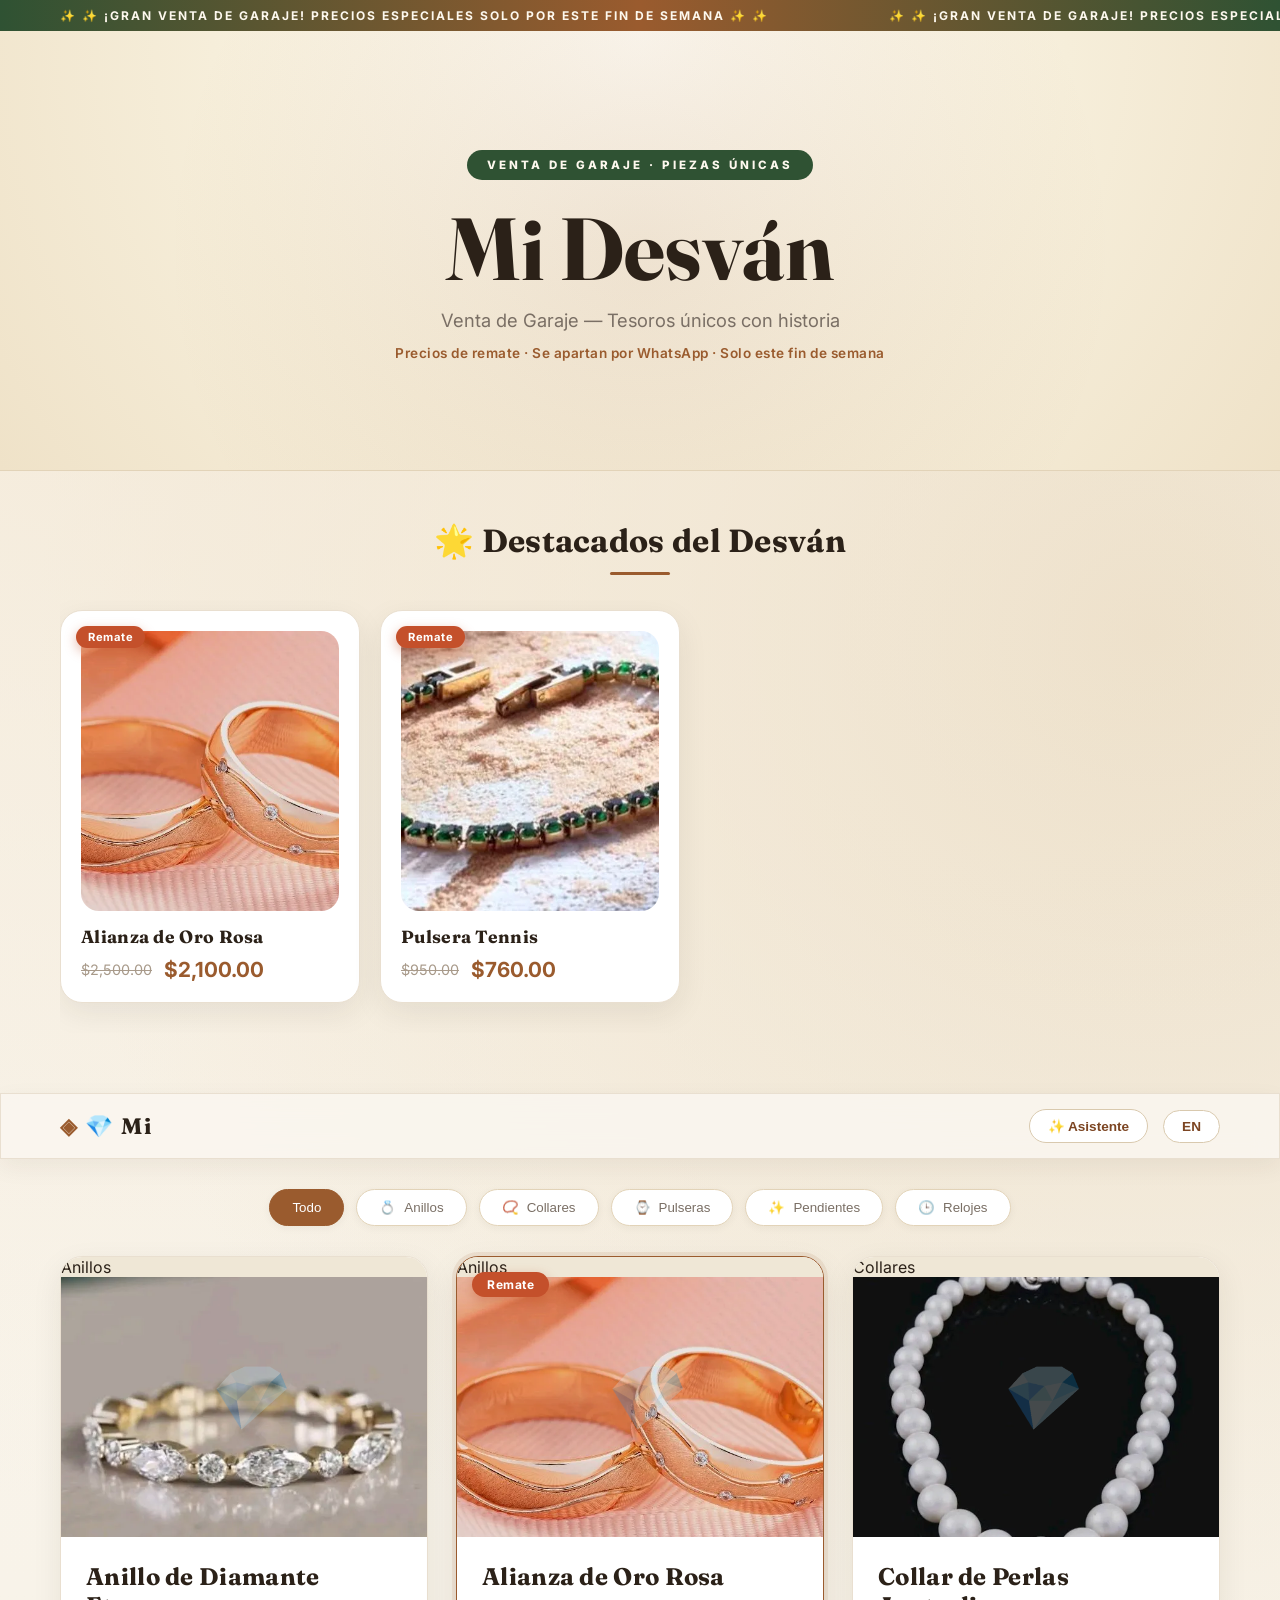
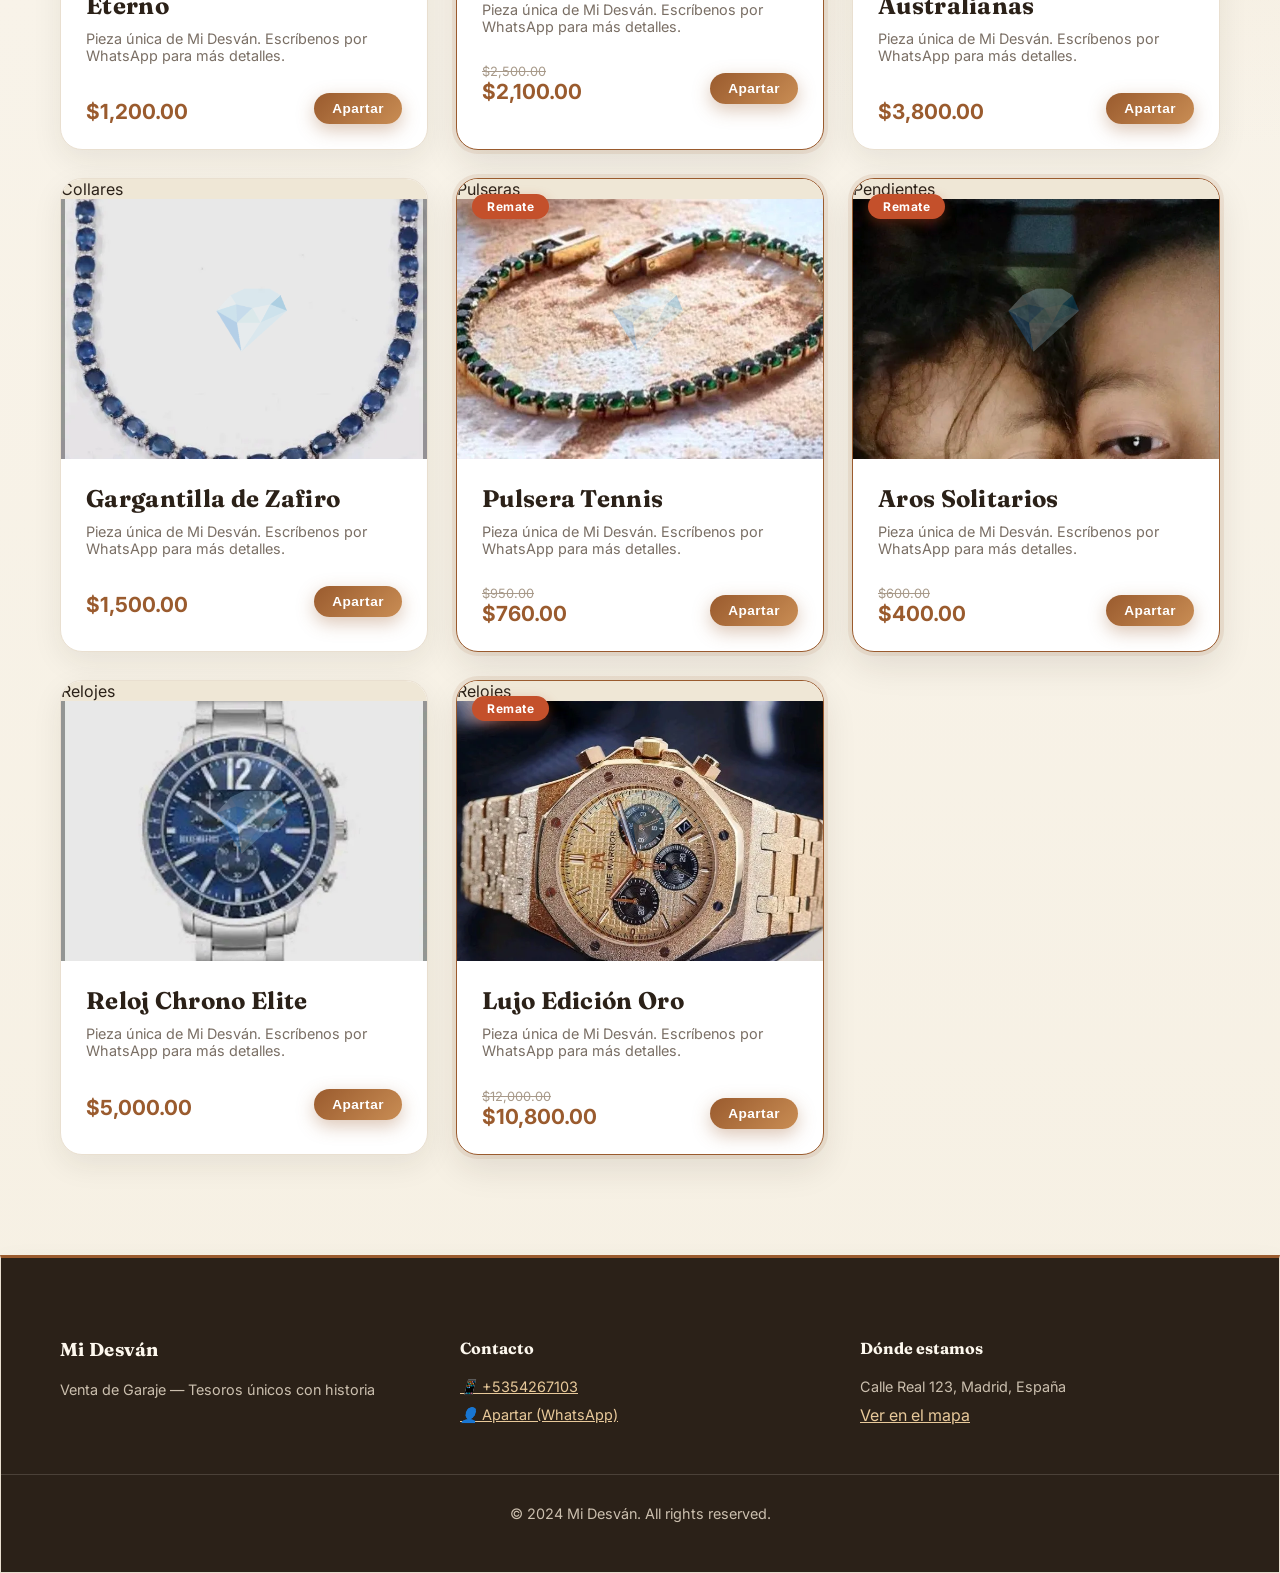
<file: index.html>
<!doctype html>
<html lang="es" data-beasties-container>
<head>
  <meta charset="utf-8">
  <title>Mi Desván — Venta de Garaje</title>
  <base href="/">
  <meta name="viewport" content="width=device-width, initial-scale=1">
  <meta name="description" content="Mi Desván — Venta de garaje. Tesoros únicos con historia a precios de remate. Aparta por WhatsApp.">
  <meta name="theme-color" content="#faf6ef">
  <link rel="icon" type="image/x-icon" href="favicon.ico">
  <link rel="preconnect" href="https://fonts.googleapis.com">
  <link rel="preconnect" href="https://fonts.gstatic.com" crossorigin>
  <link href="https://fonts.googleapis.com/css2?family=Fraunces:opsz,wght@9..144,500;9..144,600;9..144,700&family=Inter:wght@400;500;600;700;800&display=swap" rel="stylesheet">
  <!-- Removed remote font loading to prevent build-time font inlining errors -->
 <style>:root{--primary-color:#9a5b2e;--primary-hover:#7c4522;--bg-color:#faf6ef;--card-bg:#ffffff;--text-main:#2b2118;--text-muted:#7a6f65;--accent-color:#2f5233;--font-family:"Fraunces", Georgia, serif;--font-standard:"Inter", system-ui, sans-serif;--border-radius:14px;--spacing-sm:10px;--spacing-md:20px;--spacing-lg:40px;--transition:.3s ease}body{margin:0;padding:0;background-color:var(--bg-color);background-image:radial-gradient(circle at 15% 0%,#f3e8d5 0%,transparent 45%),linear-gradient(#faf6ef,#f6f0e3);color:var(--text-main);font-family:var(--font-standard);-webkit-font-smoothing:antialiased;min-height:100vh}</style><link rel="stylesheet" href="styles-KDF3WVQ4.css" media="print" onload="this.media='all'"><noscript><link rel="stylesheet" href="styles-KDF3WVQ4.css"></noscript>
  <link rel="stylesheet" href="desvan-theme.css"></head>
<body>
  <app-root></app-root>
<script src="polyfills-DOYHMSTV.js" type="module"></script><script src="main-UTCTZ3PX.js" type="module"></script></body>
</html>
</file>
<file: styles-KDF3WVQ4.css>
:root{--primary-color: #d4af37;--primary-hover: #b8860b;--bg-color: #0c0c0c;--card-bg: #1a1a1a;--text-main: #ffffff;--text-muted: #a0a0a0;--accent-color: #ffffff;--font-family: "Playfair Display", Georgia, serif;--font-standard: "Montserrat", system-ui, sans-serif;--border-radius: 8px;--spacing-sm: 10px;--spacing-md: 20px;--spacing-lg: 40px;--transition: .3s ease}body{margin:0;padding:0;background-color:var(--bg-color);background-image:radial-gradient(circle at 50% 50%,#1a1a1a,#0c0c0c);color:var(--text-main);font-family:var(--font-standard);-webkit-font-smoothing:antialiased;min-height:100vh}h1,h2,h3,.premium-title{font-family:var(--font-family);letter-spacing:1px}.gold-text{color:var(--primary-color)}.glass-effect{background:#1a1a1acc;-webkit-backdrop-filter:blur(10px);backdrop-filter:blur(10px);border:1px solid rgba(212,175,55,.1)}.premium-button{background:linear-gradient(135deg,#d4af37,#f9e29c,#b8860b);color:#000;border:none;padding:12px 24px;border-radius:var(--border-radius);font-weight:600;cursor:pointer;transition:var(--transition);text-transform:uppercase;letter-spacing:1.5px;box-shadow:0 4px 15px #0000004d}.premium-button:hover{filter:brightness(1.1);transform:translateY(-2px);box-shadow:0 8px 25px #d4af3766}
</file>
<file: desvan-theme.css>
/* ============================================================
   MI DESVÁN — Venta de Garaje
   Tema elegante y profesional / productos protagonistas
   Sobrescribe el tema oscuro original (Luxe) sin recompilar.
   Todo lleva !important para vencer al CSS encapsulado Angular.
   ============================================================ */

:root,
body,
app-root {
  --primary: #9a5b2e !important;
  --primary-rgb: 154, 91, 46 !important;
  --primary-color: #9a5b2e !important;
  --primary-hover: #7c4522 !important;
  --bg-dark: #faf6ef !important;
  --bg-color: #faf6ef !important;
  --card-bg: #ffffff !important;
  --text-main: #2b2118 !important;
  --text-muted: #7a6f65 !important;
  --accent-color: #2f5233 !important;
  --font-display: "Fraunces", Georgia, "Times New Roman", serif !important;
  --font-main: "Inter", system-ui, -apple-system, sans-serif !important;
}

/* ---------- Base ---------- */
body {
  background-color: #faf6ef !important;
  background-image:
    radial-gradient(circle at 15% 0%, #f3e8d5 0%, transparent 45%),
    radial-gradient(circle at 90% 20%, #ecdfc8 0%, transparent 40%),
    linear-gradient(#faf6ef, #f6f0e3) !important;
  color: #2b2118 !important;
  font-family: "Inter", system-ui, sans-serif !important;
}

h1, h2, h3, .premium-title, .section-title {
  font-family: "Fraunces", Georgia, serif !important;
  letter-spacing: 0.3px !important;
}

.gold-text {
  color: #9a5b2e !important;
  text-shadow: none !important;
}

.glass-effect {
  background: rgba(255, 255, 255, 0.85) !important;
  backdrop-filter: blur(12px) !important;
  -webkit-backdrop-filter: blur(12px) !important;
  border: 1px solid #e9dfd0 !important;
  box-shadow: 0 8px 24px rgba(43, 33, 24, 0.06) !important;
}

/* ---------- Cinta superior ---------- */
.announcement-marquee {
  background: linear-gradient(90deg, #2f5233, #9a5b2e, #2f5233) !important;
  color: #fdf8ee !important;
  font-weight: 700 !important;
  letter-spacing: 2px !important;
}
.announcement-marquee .marquee-content span {
  color: #fdf8ee !important;
  text-shadow: none !important;
}

/* ---------- Header ---------- */
.main-header {
  background: rgba(250, 246, 239, 0.9) !important;
  backdrop-filter: blur(12px) !important;
  -webkit-backdrop-filter: blur(12px) !important;
  border-bottom: 1px solid #e9dfd0 !important;
}
.main-header .header-content .mini-logo {
  color: #2b2118 !important;
  letter-spacing: 1.5px !important;
}
.main-header .header-content .mini-logo::before {
  content: "◈ ";
  color: #9a5b2e !important;
}

.actions .assistant-btn,
.actions .lang-toggle {
  background: #fff !important;
  border: 1px solid #d9c9ae !important;
  color: #7c4522 !important;
}
.actions .assistant-btn:hover,
.actions .lang-toggle:hover {
  background: #9a5b2e !important;
  border-color: #9a5b2e !important;
  color: #fff !important;
}

/* ---------- Hero: presentación elegante ---------- */
.hero {
  background:
    radial-gradient(circle at 50% 0%, #fffdf6 0%, #f6eeda 55%, #efe2c8 100%) !important;
  border-bottom: 1px solid #e2d3b8 !important;
  height: auto !important;
  min-height: 440px !important;
  padding: 70px 0 60px !important;
}
.hero .hero-overlay {
  background: radial-gradient(circle at center, rgba(154, 91, 46, 0.12) 0%, transparent 70%) !important;
}
.hero .hero-content::before {
  content: "VENTA DE GARAJE · PIEZAS ÚNICAS" !important;
  display: inline-block !important;
  font-family: "Inter", sans-serif !important;
  font-size: 0.72rem !important;
  font-weight: 800 !important;
  letter-spacing: 3px !important;
  color: #fdf8ee !important;
  background: #2f5233 !important;
  padding: 8px 20px !important;
  border-radius: 50px !important;
  margin-bottom: 22px !important;
}
.hero .hero-content h1 {
  color: #2b2118 !important;
  text-shadow: none !important;
  font-weight: 700 !important;
  line-height: 1.05 !important;
}
.hero .hero-content p {
  color: #7a6f65 !important;
  font-style: normal !important;
  font-size: 1.15rem !important;
}
.hero .hero-content p::after {
  content: "Precios de remate · Se apartan por WhatsApp · Solo este fin de semana";
  display: block !important;
  margin-top: 14px !important;
  font-size: 0.85rem !important;
  font-weight: 600 !important;
  letter-spacing: 0.5px !important;
  color: #9a5b2e !important;
}

/* Decoración flotante más sutil en tema claro */
.floating-decorations .float-item {
  opacity: 0.14 !important;
}

/* ---------- Categorías ---------- */
.category-pill {
  background: #fff !important;
  border: 1px solid #e2d3b8 !important;
  color: #7a6f65 !important;
  box-shadow: 0 2px 8px rgba(43, 33, 24, 0.05) !important;
}
.category-pill:hover,
.category-pill.active {
  border-color: #9a5b2e !important;
  color: #fff !important;
  background: #9a5b2e !important;
}

/* ---------- Tarjetas: las protagonistas ---------- */
.products-grid {
  gap: 28px !important;
}
.product-card,
.deal-card {
  background: #fff !important;
  border: 1px solid #e9dfd0 !important;
  border-radius: 22px !important;
  box-shadow: 0 10px 30px rgba(43, 33, 24, 0.08) !important;
  overflow: hidden !important;
}
.product-card:hover,
.deal-card:hover {
  transform: translateY(-6px) !important;
  border-color: #c9a878 !important;
  box-shadow: 0 20px 45px rgba(154, 91, 46, 0.18) !important;
}
.product-card.highlight-offer {
  border: 1.5px solid #9a5b2e !important;
  box-shadow: 0 0 0 4px rgba(154, 91, 46, 0.1), 0 14px 34px rgba(43, 33, 24, 0.1) !important;
}
.product-card .product-image,
.deal-card .deal-img {
  background: #efe7d6 !important;
  height: 280px !important;
}
.product-card .product-image img,
.deal-card .deal-img img {
  object-fit: cover !important;
}
.product-card .product-image .luxury-placeholder,
.deal-card .deal-img .placeholder {
  opacity: 0.25 !important;
}
.product-card .product-image .hover-overlay {
  background: rgba(43, 33, 24, 0.55) !important;
  color: #fdf8ee !important;
}
.product-card .product-info h3,
.deal-card h3 {
  color: #2b2118 !important;
}
.product-card .product-info .description {
  color: #7a6f65 !important;
}
.product-footer .price-container .price-gold,
.deal-card .price-box .new-price {
  color: #9a5b2e !important;
}
.product-footer .price-container .old-price-small,
.deal-card .price-box .old-price {
  color: #a89a8a !important;
}

/* Etiquetas de oferta: terracota cálida */
.product-card .offer-tag,
.deal-card .deal-badge {
  background: #c4502b !important;
  color: #fff !important;
  letter-spacing: 0.5px !important;
  box-shadow: 0 4px 12px rgba(196, 80, 43, 0.4) !important;
}

/* ---------- Botones ---------- */
.premium-button,
.luxe-btn,
.luxury-modal .wizard-footer .luxe-btn-gold {
  background: linear-gradient(135deg, #9a5b2e, #c98d54) !important;
  color: #fff !important;
  box-shadow: 0 6px 18px rgba(154, 91, 46, 0.35) !important;
  text-transform: none !important;
  letter-spacing: 0.5px !important;
}
.premium-button:hover,
.luxe-btn:hover {
  filter: brightness(1.05) !important;
  transform: translateY(-2px) !important;
}
.action-buttons .reserve-btn,
.luxury-modal .wizard-footer .luxe-outline-btn,
.qty-btn {
  border-color: #9a5b2e !important;
  color: #9a5b2e !important;
}
.action-buttons .reserve-btn:hover,
.qty-btn.plus {
  background: #9a5b2e !important;
  color: #fff !important;
}

/* ---------- Modal / carrito ---------- */
.wizard-overlay {
  background: rgba(43, 33, 24, 0.55) !important;
}
.luxury-modal {
  background: #fffdf8 !important;
  border: 1px solid #e9dfd0 !important;
  box-shadow: 0 25px 60px rgba(43, 33, 24, 0.3) !important;
}
.luxury-modal .wizard-header,
.luxury-modal .wizard-footer,
.luxury-modal .wizard-item {
  background: #faf6ef !important;
  border-color: #e9dfd0 !important;
}
.luxury-modal .wizard-header h2,
.luxury-modal .wizard-item .item-details h4 {
  color: #2b2118 !important;
}
.luxury-modal .wizard-header .close-btn {
  color: #2b2118 !important;
}
.luxury-modal .wizard-item .item-visual {
  background: #efe7d6 !important;
}
.luxury-modal .wizard-progress .progress-bar-container {
  background: #e9dfd0 !important;
}
.luxury-modal .wizard-progress .progress-fill {
  background: #9a5b2e !important;
}
.qty-stepper {
  background: #fff !important;
  border: 1px solid #e9dfd0 !important;
}
.qty-stepper .step-btn {
  color: #9a5b2e !important;
}
.floating-cart {
  background: #fffdf8 !important;
  border: 1.5px solid #9a5b2e !important;
  box-shadow: 0 12px 35px rgba(43, 33, 24, 0.2) !important;
}
.floating-cart .cart-details .total {
  color: #9a5b2e !important;
}
.floating-cart .cart-details .action {
  color: #7a6f65 !important;
}
.floating-cart .cart-icon .badge {
  background: #c4502b !important;
  color: #fff !important;
}

/* ---------- Footer elegante chocolate ---------- */
.main-footer {
  background: #2b2118 !important;
  border-top: 3px solid #9a5b2e !important;
  color: #f3e8d5 !important;
}
.main-footer h3,
.main-footer h4 {
  color: #fdf8ee !important;
}
.main-footer p {
  color: #cbbfae !important;
}
.main-footer .footer-bottom {
  border-top: 1px solid rgba(253, 248, 238, 0.15) !important;
  color: #a89a8a !important;
}
.main-footer a {
  color: #e8c99a !important;
}

/* ---------- Buscador y títulos de sección ---------- */
.section-title {
  color: #2b2118 !important;
}
.section-title::after {
  content: "";
  display: block;
  width: 60px;
  height: 3px;
  background: #9a5b2e;
  border-radius: 3px;
  margin: 12px auto 0;
}
input[type="search"],
input[type="text"] {
  background: #fff !important;
  border: 1px solid #e2d3b8 !important;
  color: #2b2118 !important;
}

/* ---------- Responsive ---------- */
@media (max-width: 768px) {
  .hero {
    min-height: 380px !important;
    padding: 50px 0 45px !important;
  }
}

/* ============================================================
   MI DESVÁN — Pieza única: UN SOLO BOTÓN por tarjeta
   Cada producto tiene stock:1 en menu.json (límite lógico).
   La tarjeta muestra "Apartar" y, una vez agregado,
   ese mismo botón pasa a ser "✓ Apartado".
   ============================================================ */

/* 1) Fuera el botón duplicado "Reservar" de las tarjetas
      (el contacto por WhatsApp sigue en la foto, el carrito y el pie) */
.product-card .reserve-btn {
  display: none !important;
}

/* 2) Fuera el stepper (- 1 +) de las tarjetas */
.product-card .qty-btn,
.product-card .qty-num {
  display: none !important;
}

/* 3) El mismo botón cambia de estado: si hay cantidad marcada
      (.qty-num solo existe cuando la pieza ya está apartada),
      se muestra el sello "✓ Apartado" en su lugar */
.product-card .action-buttons:has(.qty-num)::after {
  content: "✓ Apartado" !important;
  display: inline-block !important;
  background: #2f5233 !important;
  color: #fdf8ee !important;
  padding: 8px 18px !important;
  border-radius: 50px !important;
  font-weight: 700 !important;
  font-size: 0.85rem !important;
  letter-spacing: 0.5px !important;
  box-shadow: 0 4px 12px rgba(47, 82, 51, 0.3) !important;
}
/* Seguridad extra: ningún stepper visible en tarjetas destacadas */
.deal-card .qty-btn,
.deal-card .qty-num {
  display: none !important;
}

/* 4) Asistente: el "+" solo cuando la pieza aún NO está agregada
      (.qty solo existe cuando ya hay cantidad) */
.qty-stepper:has(.qty) .step-btn.plus {
  display: none !important;
}
/* El "-" del asistente pasa a ser "Quitar"
   (con 1 pieza, restar = quitar del apartado) */
.qty-stepper .step-btn:not(.plus) {
  font-size: 0 !important;
  width: auto !important;
  height: auto !important;
  padding: 6px 14px !important;
  border-radius: 50px !important;
}
.qty-stepper .step-btn:not(.plus)::after {
  content: "Quitar" !important;
  font-size: 0.75rem !important;
  font-weight: 700 !important;
}
/* El número "1" es redundante: se oculta, cada pieza es única */
.qty-stepper .qty {
  display: none !important;
}
</file>
